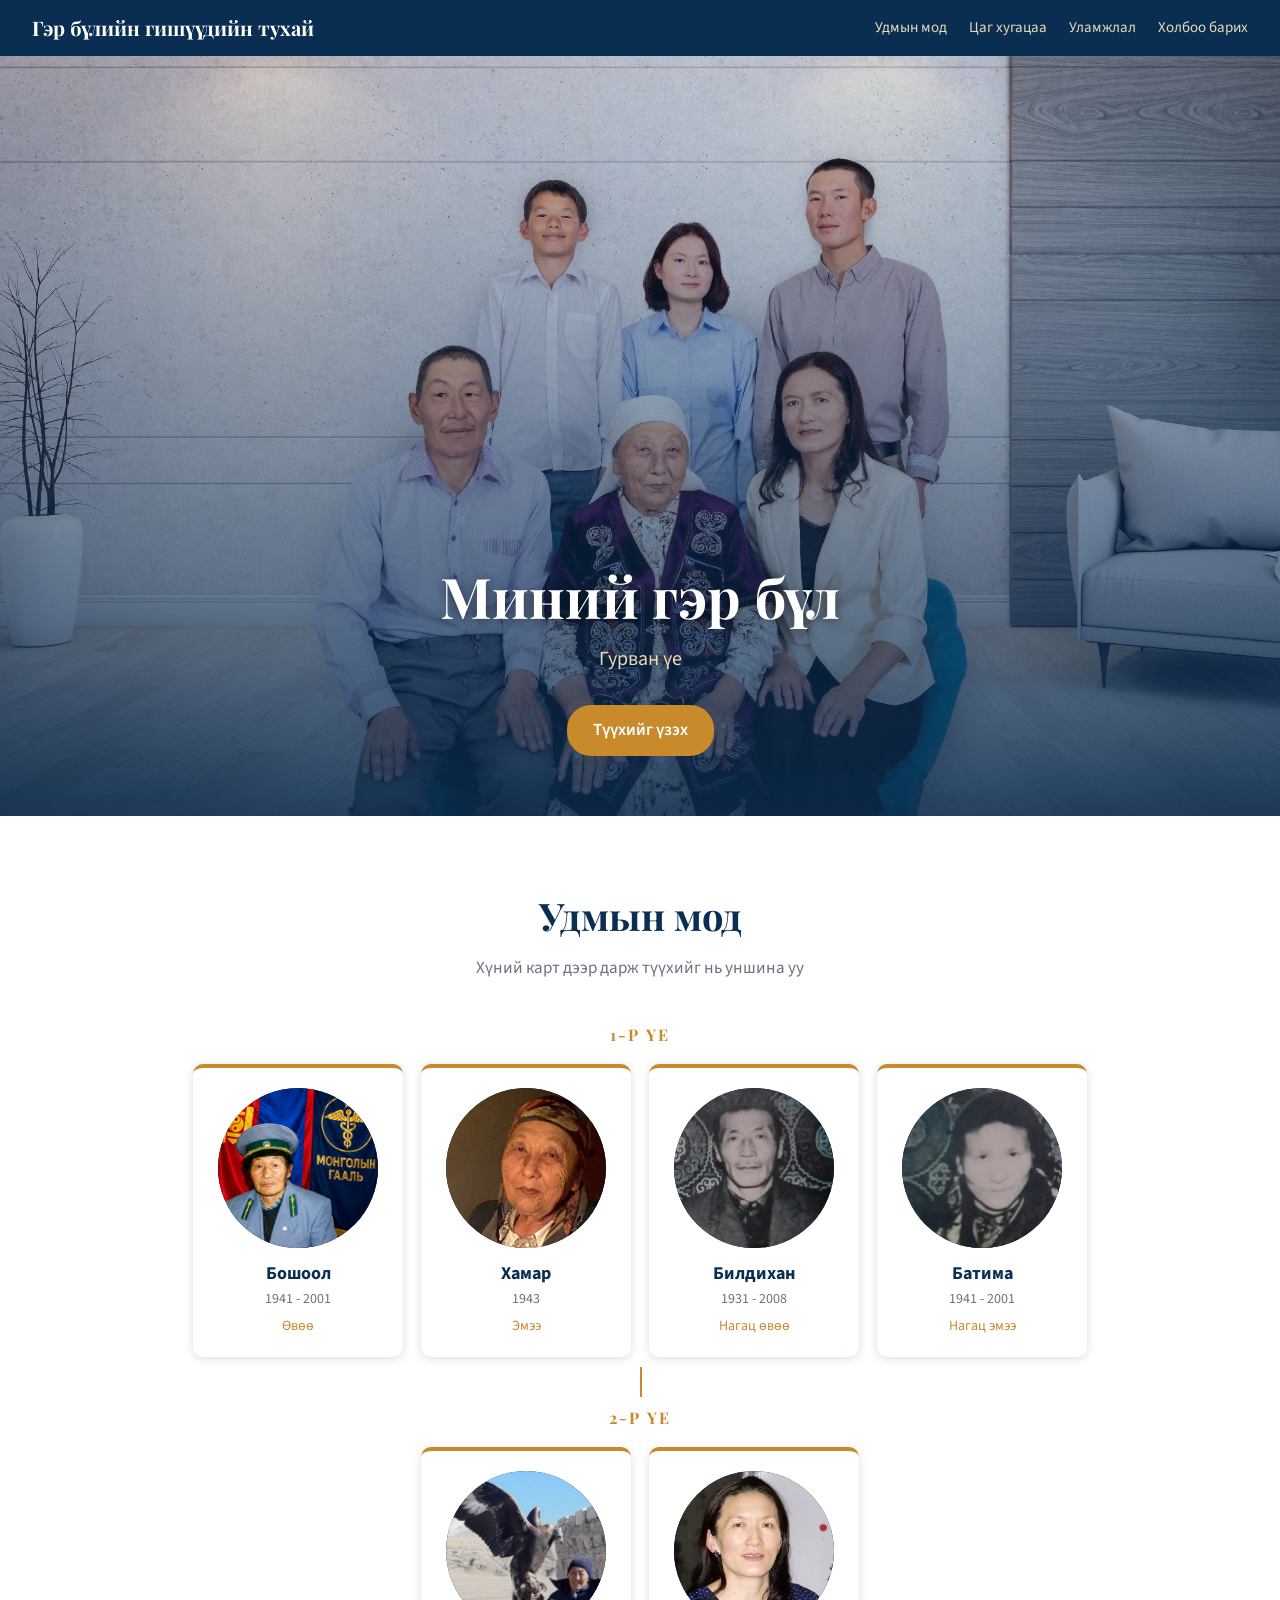
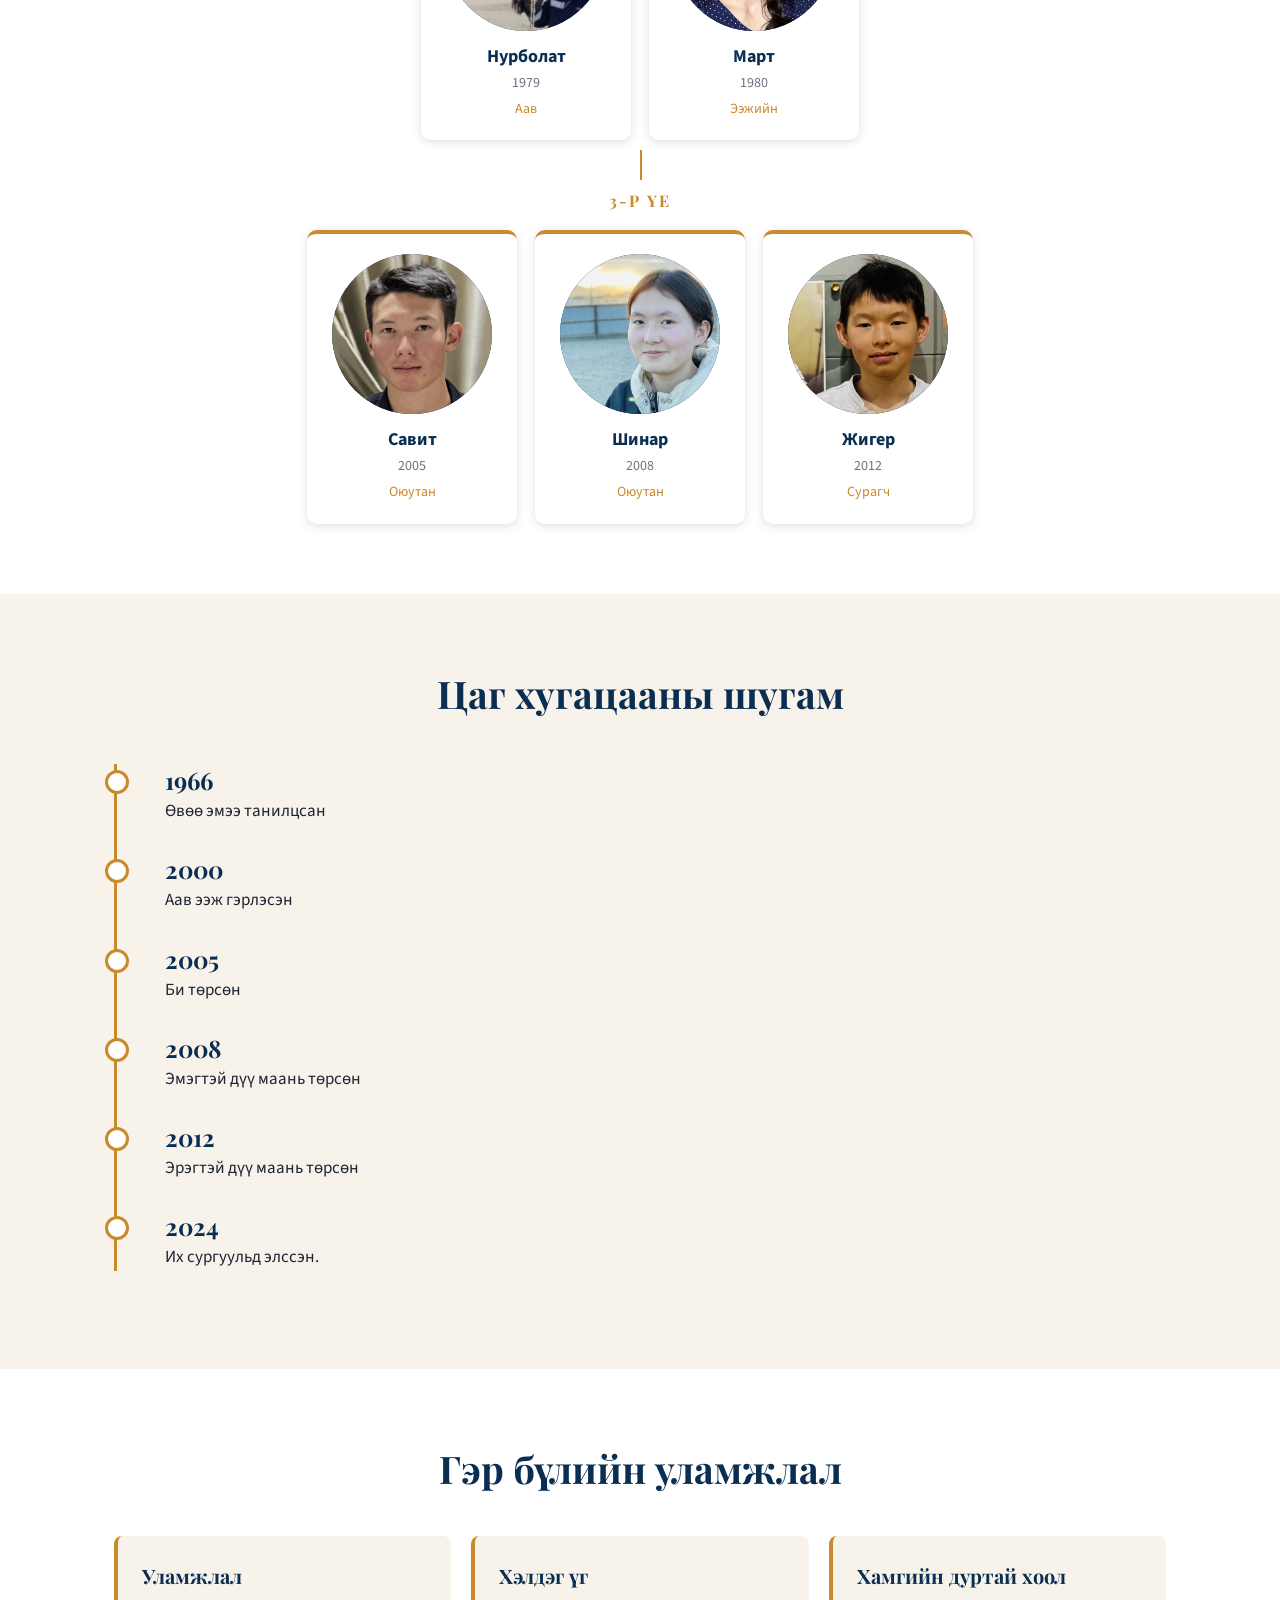
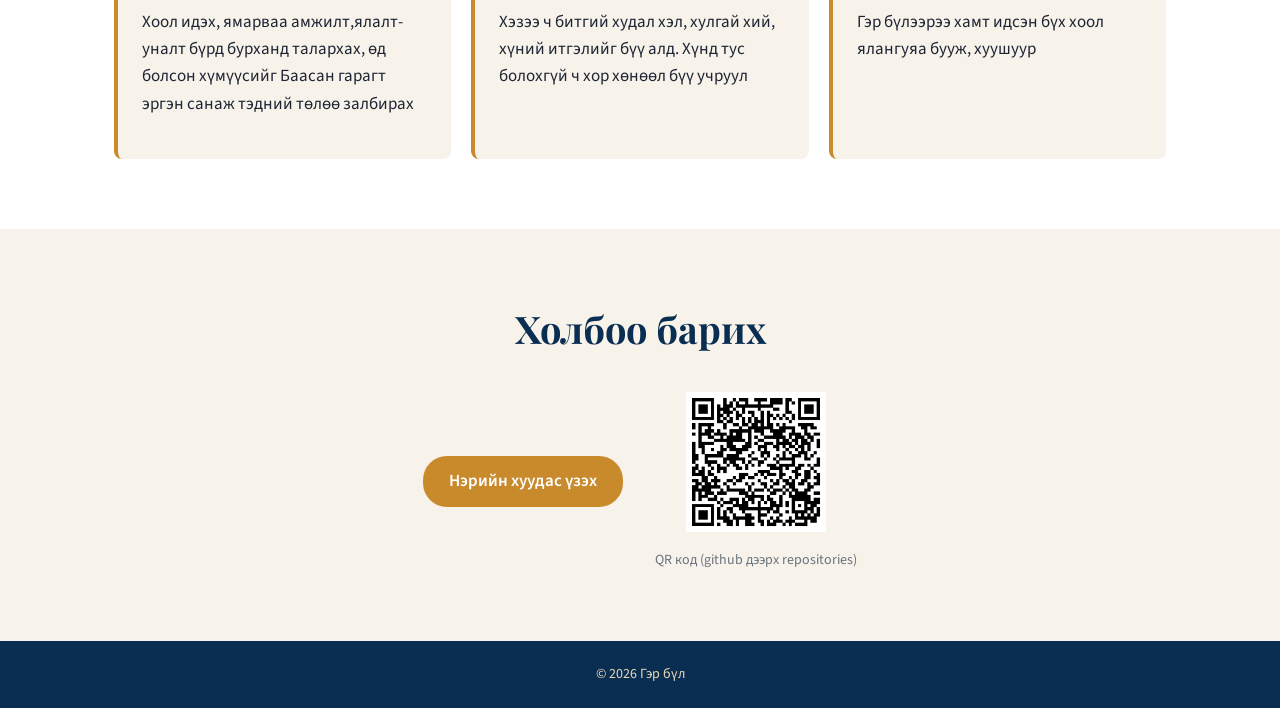
<file: index.html>
<!DOCTYPE html>
<html lang="mn">
<head>
    <meta charset="UTF-8">
    <meta name="viewport" content="width=device-width, initial-scale=1.0">
    <title>Миний гэр бүл</title>
    <link rel="preconnect" href="https://fonts.googleapis.com">
    <link rel="preconnect" href="https://fonts.gstatic.com" crossorigin>
    <link href="https://fonts.googleapis.com/css2?family=Playfair+Display:wght@600;700&family=Source+Sans+3:wght@400;600&display=swap" rel="stylesheet">
    <link rel="stylesheet" href="style.css">
</head>
<body>

    <header class="topbar">
        <a href="#top" class="brand">Гэр бүлийн гишүүдийн тухай</a>
        <nav>
            <a href="#tree">Удмын мод</a>
            <a href="#timeline">Цаг хугацаа</a>
            <a href="#traditions">Уламжлал</a>
            <a href="#contact">Холбоо барих</a>
        </nav>
    </header>

    <section class="hero" id="top">
        <h1>Миний гэр бүл</h1>
        <p>Гурван үе</p>
        <a class="btn" href="#tree">Түүхийг үзэх</a>
    </section>

    <main>
        <section id="tree" class="section">
            <h2>Удмын мод</h2>
            <p class="hint">Хүний карт дээр дарж түүхийг нь уншина уу</p>

            <div class="generation">
                <h3>1-р үе</h3>
                <div class="row">

                    <details class="person">
                        <summary>
                            <img class="avatar" src="images/uvuu.jpg" alt="Uvuu">
                            <strong>Бошоол</strong>
                            <span>1941 - 2001 </span>
                            <em>Өвөө</em>
                        </summary>
                        <p class="story">Миний өвөөг Бошоол гэдэг ба эмээгийн маань ярьж байгаагаар өвөө маань 1941 онд Баян-Өлгий аймгийн Улаанхус сумын Согог багт малчин айлд төрж өссөн хүн юм. Өвөө маань тухайн үеийн 10-жилийг төгсөөд үргэлжүүлэн Улаанбаатар хотын "Багшын техникум"-ыг дүүргэн Завханд 2-3 жил багшилж , дараа нь Байн-Өлгий аймгийн Цагааннуур суманд 2 суманд багшилж байгаад цэрэгт татагдан 1966 оны намар халагдан эмээтэй маань танилцан гэрлээд  базад 10 гаруй жил боловсон хүчин хийж дараа нь одоогоор бидний амьдарч байгаа газар буюу Улаанбайшинтад (Оростой хил газар) 198 оны 3-р сард ирнэ, 10 гаруй жил гаалийн дарга хийн, байцаагч хийж байгаад тэтгэвэрт ч гарч чадаагүй улсад олон жил хүчин зүтгэн намайг төрснөөс өмнө 2001 онд өөд болсон. Өвөөгөө нэр хүндтэй, маш даруу, нөмөр нөөлөгтэй хүн байсныг нь хүндэтгэн санадаг </p>
                    </details>

                    <details class="person">
                        <summary>
                            <img class="avatar" src="images/emee.jpg" alt="emee">
                            <strong>Хамар</strong>
                            <span>1943</span>
                            <em>Эмээ</em>
                        </summary>
                        <p class="story">Миний эмээ 1943 онд Увсын Бөхмөрөн суманд төрж, 1966 онд өвөөтэй маань гэр бүл зохиогоод 1677 оноос эхлэн өлөн гэдэсний цехд ажиллаж байгаад тэтгэвэрт гарсан хүн байгаа юм. Одоогоор бидэнтэй хамт амьдарч, ач зээ нараа асарч, гэрийн минь гол нөмөр нөөлөг болж байна</p>
                    </details>

                    <details class="person">
                        <summary>
                            <img class="avatar" src="images/n.uvuu.jpg" alt="nagats uvuu">
                            <strong>Билдихан</strong>
                            <span>1931 - 2008</span>
                            <em>Нагац өвөө</em>
                        </summary>
                        <p class="story">Нагац өвөө маань  Билдихан гэдэг ба Увс аймгийн Бөхмөрөн суманд 1931 онд Сабайн 5 дахь хүүхэд болж мэндэлсэн юм. Бага насаа мал маллаж ,байшин барьж, тухайн үеийн агент анчинаар он удаан жил ажиллаж 12 хүүдүүд төрүүлж өсгөсөн өнөр өтгөн гэр бүл юм </p>
                    </details>

                    <details class="person">
                        <summary>
                            <img class="avatar" src="images/N.emee.jpg" alt="nagats emee">
                            <strong>Батима</strong>
                            <span>1941 - 2001 </span>
                            <em>Нагац эмээ</em>
                        </summary>
                        <p class="story">Нагац эмээ маань Баян-Өлгий аймгийн Ногооннуур суманд 1941 онд мэндэлсэн ба 12 хүүдүүд төрүүлж өсгөсөн цайлган сэтгэлтэй маш даруухан зантай хүн байжээ</p>
                    </details>

                </div>
            </div>

            <div class="generation">
                <h3>2-р үе</h3>
                <div class="row">

                    <details class="person">
                        <summary>
                            <img class="avatar" src="images/aav.jpg" alt="aav">
                            <strong>Нурболат</strong>
                            <span>1979</span>
                            <em>Аав</em>
                        </summary>
                        <p class="story">Манай аав алсын хараатай маш ажилсаг, хөдөлмөрч хүн. Гэр бүлээ юугаар ч дутаахгүйн төлөө байгаа бүхнээ зориулж, ядарсан ч тэрийгээ харуулдаггүй маш тэвшээр хатуужилттай хүн юм. Тэр бол миний амьдралын хамгийн том баатар. Түүний ачаар би өдий хүрсэн ба надаас ямар нэгэн сайн тал олж харвал гайхах хэрэггүй. Учир нь би аавын хүү</p>
                    </details>

                    <details class="person">
                        <summary>
                            <img class="avatar" src="images/eej.jpg" alt="eej">
                            <strong>Март</strong>
                            <span>1980</span>
                            <em>Ээжийн</em>
                        </summary>
                        <p class="story">Ээж маань маш уужуу сэтгэлтэй, халамжтай бөгөөд гэрийн минь халуун дулаан уур амьсгалыг бүтээгч. Тэр бүх зүйлийг нарийн анзаарч, биднийг ядарсан үед хамгийн түрүүнд анзаарч, дэмждэг. Амьдралын маш олон өвчин зовлон , хатуу гашууныг үзсэн ч хэзээ ч бууж өгч, шантарч байгаагүй. Ээжийн минь надад өгсөн хүмүүжилийн ачаар би эмэгтэй хүнийг яаж хүндэтгэхийг мэддэг</p>
                    </details>

                </div>
            </div>

            <div class="generation">
                <h3>3-р үе</h3>
                <div class="row">

                    <details class="person">
                        <summary>
                            <img class="avatar" src="images/bi.jpg" alt="bi">
                            <strong>Савит</strong>
                            <span>2005</span>
                            <em>Оюутан</em>
                        </summary>
                        <p class="story">Намайг Савит гэдэг. Бусдаас илүү ч үгүй дутуу ч үгүй жирийн нэг том мөрөөдөлтэй залуу гэж өөрийгөө боддог. Ирээдүйд аав, ээж маань бахархах ахан дүүс маань үлгэр дурайлал авахуйц хүн болохыг хүсдэг. Амьдрал гэх зочид буудалд өөрийн гэсэн байр сууриа олон сайхан амьдаран бусдад их тус хүргэхийг хүсдэг </p>
                    </details>
<details class="person">
                        <summary>
                            <img class="avatar" src="images/ata.jpg" alt="emegtei duu">
                            <strong>Шинар</strong>
                            <span>2008</span>
                            <em>Оюутан</em>
                        </summary>
                        <p class="story">Арвайн дунд ганц буудай, 2 хүүгийн дундах ганц охин дүүг маань Шинар гэдэг. Дүү маань цовоо сэргэлэн, гэрт үргэлж баяр баясгалан бэлэглэж байдаг. Тэр өөрийн гэсэн тодорхой үзэл бодолтой, энэрэнгүй бөгөөд жоохон ичимхий зантай. Түүний инээд, эерэг энерги манай гэрийн уур амьсгалыг цаг үргэлж сэргээдэг</p>
                    </details>

                    <details class="person">
                        <summary>
                            <img class="avatar" src="images/jigu.jpg" alt="eregtei duu">
                            <strong>Жигер</strong>
                            <span>2012</span>
                            <em>Сурагч</em>
                        </summary>
                        <p class="story">Манай гэрийн отгон нь, хамгийн эрх нь ч гэсэн цовоо сэргэлэн, эрч хүчээр дүүрэн залууг Жигер гэдэг. Шинэ зүйлийг маш хурдан сурдаг ба бид хоёр хамтдаа байхдаа хэзээ ч уйдахгүй, сонирхолтой цагийг өнгөрүүлдэг. Манай дүү маш creative ба биднийг үргэлж инээлгэдэг </p>
                    </details>

                    

                </div>
            </div>
        </section>

        <section id="timeline" class="section alt">
            <h2>Цаг хугацааны шугам</h2>
            <ol class="timeline">
                <li>
                    <span class="year">1966</span>
                    <p>Өвөө эмээ танилцсан</p>
                </li>
                <li>
                    <span class="year">2000</span>
                    <p>Аав ээж гэрлэсэн</p>
                </li>
                <li>
                    <span class="year">2005</span>
                    <p>Би төрсөн</p>
                </li>
                <li>
                    <span class="year">2008</span>
                    <p>Эмэгтэй дүү маань төрсөн</p>
                </li>
                <li>
                    <span class="year">2012</span>
                    <p>Эрэгтэй дүү маань төрсөн</p>
                </li>
                <li>
                    <span class="year">2024</span>
                    <p>Их сургуульд элссэн.</p>
                </li>
            </ol>
        </section>


        <section id="traditions" class="section">
            <h2>Гэр бүлийн уламжлал</h2>
            <div class="cards">
                <article class="card">
                    <h3>Уламжлал</h3>
                    <p>Хоол идэх, ямарваа амжилт,ялалт-уналт бүрд бурханд талархах, өд болсон хүмүүсийг Баасан гарагт эргэн санаж тэдний төлөө залбирах</p>
                </article>
                <article class="card">
                    <h3>Хэлдэг үг</h3>
                    <p>Хэзээ ч битгий худал хэл, хулгай хий, хүний итгэлийг бүү алд. Хүнд тус болохгүй ч хор хөнөөл бүү учруул</p>
                </article>
                <article class="card">
                    <h3>Хамгийн дуртай хоол</h3>
                    <p>Гэр бүлээрээ хамт идсэн бүх хоол ялангуяа бууж, хуушуур</p>
                </article>
            </div>
        </section>


        <section id="contact" class="section alt">
            <h2>Холбоо барих</h2>
            <div class="contact">
                <a class="btn" href="card.html">Нэрийн хуудас үзэх</a>
                <figure>
                    <img src="images/qr.png" alt="Нэрийн хуудас руу заасан QR код" width="140" height="140">
                    <figcaption>QR код (github дээрх repositories)</figcaption>
                </figure>
            </div>
        </section>

    </main>

    <footer class="footer">
        <p>© 2026 Гэр бүл</p>
    </footer>

</body>
</html>
</file>
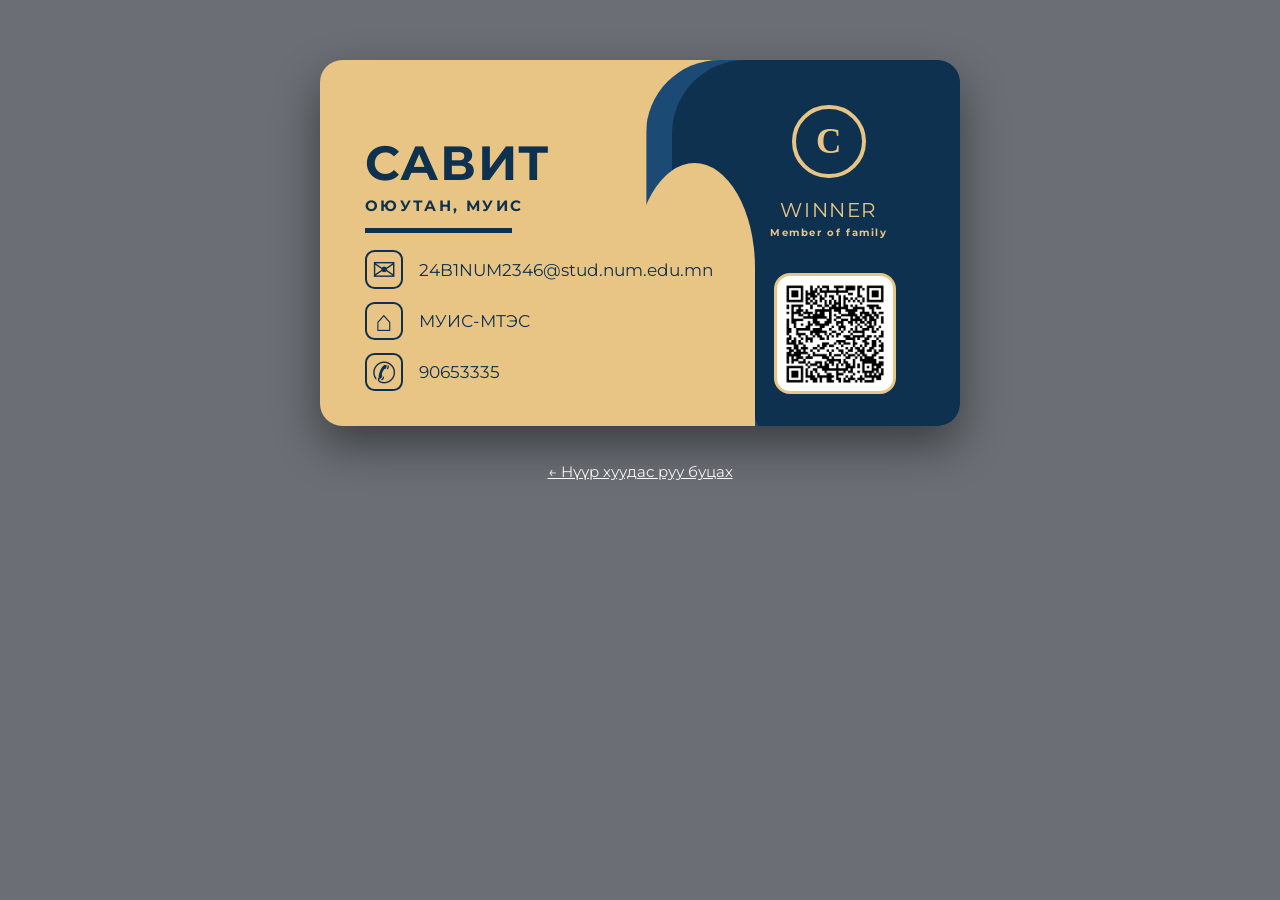
<file: card.html>
<!DOCTYPE html>
<html lang="mn">
<head>
    <meta charset="UTF-8">
    <meta name="viewport" content="width=device-width, initial-scale=1.0">
    <title>Нэрийн хуудас</title>
    <link rel="preconnect" href="https://fonts.googleapis.com">
    <link rel="preconnect" href="https://fonts.gstatic.com" crossorigin>
    <link href="https://fonts.googleapis.com/css2?family=Montserrat:wght@300;400;700&display=swap" rel="stylesheet">
    <link rel="stylesheet" href="card.css">
</head>
<body>

    <div class="card">

        <div class="navy-back"></div>
        <div class="navy"></div>
        <div class="bump"></div>

        <div class="left">
            <div class="name">САВИТ</div>
            <div class="role">ОЮУТАН, МУИС</div>
            <div class="name-line"></div>
        </div>

        <ul class="contacts">
            <li><i>&#9993;</i>24B1NUM2346@stud.num.edu.mn</li>
            <li><i>&#8962;</i>МУИС-МТЭС</li>
            <li><i>&#9990;</i>90653335</li>
        </ul>

        <div class="right">
            <div class="emblem">С</div>
            <div class="company">WINNER</div>
            <div class="tag">Member of family</div>
        </div>

        <div class="qr-wrap">
            <div class="qr"><img src="images/qr.png" alt="QR код"></div>
        </div>

    </div>

    <p class="back-link"><a href="index.html">&larr; Нүүр хуудас руу буцах</a></p>

</body>
</html>
</file>
<file: style.css>
:root {
    --navy: #0a2e52;
    --gold: #c98a2c;
    --cream: #f7f3ea;
    --ink: #1d2433;
}

* { box-sizing: border-box; }

html { scroll-behavior: smooth; }

body {
    margin: 0;
    font-family: 'Source Sans 3', Arial, sans-serif;
    font-size: 17px;
    line-height: 1.6;
    color: var(--ink);
    background: #fff;
}

h1, h2, h3 { font-family: 'Playfair Display', Georgia, serif; margin: 0; }
a { color: var(--navy); }



.topbar {
    position: sticky;
    top: 0;
    z-index: 5;
    display: flex;
    justify-content: space-between;
    align-items: center;
    flex-wrap: wrap;
    gap: 8px 24px;
    padding: 12px 32px;
    background: var(--navy);
}

.brand {
    color: #fff;
    font-family: 'Playfair Display', Georgia, serif;
    font-size: 20px;
    font-weight: 700;
    text-decoration: none;
}

.topbar nav { display: flex; flex-wrap: wrap; gap: 8px 22px; }
.topbar nav a { color: #e8d9b8; font-size: 15px; text-decoration: none; }
.topbar nav a:hover { color: #fff; }


.hero {
    min-height: 760px;
    display: flex;
    flex-direction: column;
    justify-content: flex-end;
    align-items: center;
    padding: 60px 24px;
    text-align: center;
    color: #fff;
    background:
        linear-gradient(rgba(10, 46, 82, .15), rgba(10, 46, 82, .8)),
        url("images/gerbul.jpg") center 50% / cover no-repeat;
}

.hero h1 {
    font-size: 56px;
    line-height: 1.15;
    text-shadow: 0 2px 12px rgba(0, 0, 0, .5);
}
.hero p { margin: 14px 0 30px; color: #e8d9b8; font-size: 20px; }

.btn {
    display: inline-block;
    padding: 12px 26px;
    border-radius: 24px;
    background: var(--gold);
    color: #fff;
    font-weight: 600;
    text-decoration: none;
}

.btn:hover { background: #b07720; }



.section { padding: 70px 24px; max-width: 1100px; margin: 0 auto; }
.section.alt { max-width: none; background: var(--cream); }
.section.alt > * { max-width: 1052px; margin-left: auto; margin-right: auto; }

.section h2 { margin-bottom: 8px; font-size: 38px; color: var(--navy); text-align: center; }
.hint { margin: 0 0 40px; text-align: center; color: #6b7280; }



.generation { position: relative; text-align: center; }
.generation + .generation { margin-top: 48px; }

.generation + .generation::before {
    content: "";
    position: absolute;
    top: -38px;
    left: 50%;
    width: 2px;
    height: 30px;
    background: var(--gold);
}

.generation h3 { margin-bottom: 16px; font-size: 16px; letter-spacing: 2px; text-transform: uppercase; color: var(--gold); }

.row { display: flex; flex-wrap: wrap; justify-content: center; align-items: flex-start; gap: 18px; }

.person {
    width: 210px;
    padding: 20px 14px;
    border-top: 4px solid var(--gold);
    border-radius: 10px;
    background: #fff;
    box-shadow: 0 2px 10px rgba(10, 46, 82, .15);
    text-align: center;
    transition: transform .2s, box-shadow .2s;
}

.person summary {
    display: flex;
    flex-direction: column;
    align-items: center;
    list-style: none;
    cursor: pointer;
}

.person summary::-webkit-details-marker { display: none; }

.story {
    margin: 14px 0 0;
    padding-top: 12px;
    border-top: 1px solid #e5e7eb;
    font-size: 15px;
    text-align: left;
}

.person:hover { transform: translateY(-5px); box-shadow: 0 8px 20px rgba(10, 46, 82, .25); }

.avatar {
    display: flex;
    align-items: center;
    justify-content: center;
    width: 160px;
    max-width: 100%;
    height: auto;
    aspect-ratio: 1 / 1;
    margin-bottom: 12px;
    border-radius: 50%;
    background: var(--navy);
    color: #e8d9b8;
    font: 700 56px 'Playfair Display', Georgia, serif;
    object-fit: cover;
    object-position: center top;
}

.person strong { font-size: 18px; color: var(--navy); }
.person span { font-size: 14px; color: #6b7280; }
.person em { margin-top: 4px; font-size: 14px; color: var(--gold); font-style: normal; }



.timeline { margin: 40px auto 0; padding: 0 0 0 24px; list-style: none; border-left: 3px solid var(--gold); }
.timeline li { position: relative; margin-bottom: 28px; padding-left: 24px; }

.timeline li::before {
    content: "";
    position: absolute;
    left: -36px;
    top: 6px;
    width: 18px;
    height: 18px;
    border: 3px solid var(--gold);
    border-radius: 50%;
    background: #fff;
}

.year { display: block; font: 700 24px 'Playfair Display', Georgia, serif; color: var(--navy); }
.timeline p { margin: 2px 0 0; }



.cards { display: flex; flex-wrap: wrap; gap: 20px; margin-top: 36px; }

.card {
    flex: 1 1 260px;
    padding: 24px;
    border-left: 4px solid var(--gold);
    border-radius: 8px;
    background: var(--cream);
}

.card h3 { margin-bottom: 8px; color: var(--navy); }

.contact { display: flex; flex-wrap: wrap; justify-content: center; align-items: center; gap: 32px; margin-top: 32px; text-align: center; }
.contact figure { margin: 0; }
.contact figcaption { margin-top: 8px; font-size: 14px; color: #6b7280; }

.footer { padding: 22px; text-align: center; background: var(--navy); color: #e8d9b8; font-size: 14px; }
.footer p { margin: 0; }



@media (max-width: 768px) {
    .topbar { padding: 10px 18px; justify-content: center; }
    .hero { padding: 70px 20px; }
    .hero h1 { font-size: 38px; }
    .hero p { font-size: 17px; }
    .section { padding: 48px 18px; }
    .section h2 { font-size: 30px; }
    .person { width: calc(50% - 9px); }
}

@media (max-width: 480px) {
    .person { width: 100%; }
    .timeline { padding-left: 18px; }
}
</file>
<file: card.css>
:root {
    --tan: #e8c585;
    --navy: #0f3150;
    --navy-light: #1b4a75;
}

* { box-sizing: border-box; }

body {
    margin: 0;
    padding: 60px 16px;
    font-family: 'Montserrat', Arial, sans-serif;
    background: #6b6f75;
}

.card {
    position: relative;
    width: 400px;
    height: 229px;
    margin: 0 auto;
    overflow: hidden;
    border-radius: 14px;
    background: var(--tan);
    box-shadow: 0 12px 28px rgba(0, 0, 0, .45);
}



.navy-back,
.navy {
    position: absolute;
    top: 0;
    bottom: 0;
    right: 0;
    border-radius: 46px 0 0 0;
    clip-path: polygon(0 0, 100% 0, 100% 100%, 30% 100%, 0 45%);
}

.navy-back { left: 51%; background: var(--navy-light); }
.navy      { left: 55%; background: var(--navy); }

/* доод талын тан өнгийн товгор хэсэг */
.bump {
    position: absolute;
    left: 49%;
    bottom: 0;
    width: 19%;
    height: 72%;
    background: var(--tan);
    border-radius: 50% 50% 0 0 / 40% 40% 0 0;
}


.left {
    position: absolute;
    left: 28px;
    top: 48px;
}

.name {
    font-size: 30px;
    font-weight: 700;
    letter-spacing: 1px;
    line-height: 1.1;
    color: var(--navy);
}

.role {
    margin-top: 4px;
    font-size: 9.5px;
    font-weight: 700;
    letter-spacing: 1.5px;
    color: var(--navy);
}

.name-line {
    width: 92px;
    height: 3px;
    margin-top: 8px;
    background: var(--navy);
}

.contacts {
    position: absolute;
    left: 28px;
    bottom: 22px;
    margin: 0;
    padding: 0;
    list-style: none;
}

.contacts li {
    display: flex;
    align-items: center;
    gap: 10px;
    margin-top: 8px;
    font-size: 10.5px;
    font-weight: 400;
    color: var(--navy);
}

.contacts i {
    display: flex;
    align-items: center;
    justify-content: center;
    width: 24px;
    height: 24px;
    border: 1.5px solid var(--navy);
    border-radius: 6px;
    font-size: 18px;
    font-style: normal;
}


.right {
    position: absolute;
    left: 55%;
    right: 0;
    top: 28px;
    display: flex;
    flex-direction: column;
    align-items: center;
    padding: 0 8px 0 24px;
    text-align: center;
}

.emblem {
    display: flex;
    align-items: center;
    justify-content: center;
    width: 46px;
    height: 46px;
    border: 3px solid var(--tan);
    border-radius: 50%;
    color: var(--tan);
    font: 700 22px Georgia, serif;
}

.company {
    margin-top: 12px;
    font-size: 12.5px;
    font-weight: 400;
    letter-spacing: 1px;
    color: var(--tan);
}

.tag {
    margin-top: 3px;
    font-size: 6.5px;
    font-weight: 700;
    letter-spacing: 1px;
    color: var(--tan);
}

.qr-wrap {
    position: absolute;
    left: 55%;
    right: 0;
    bottom: 20px;
    display: flex;
    justify-content: center;
    padding-left: 24px;
}

.qr {
    width: 76px;
    height: 76px;
    padding: 3px;
    border: 2px solid var(--tan);
    border-radius: 10px;
    background: #fff;
}

.qr img { display: block; width: 100%; height: 100%; object-fit: contain; }



.back-link { margin: 36px 0 0; text-align: center; }
.back-link a { color: #fff; font-size: 15px; }



.card { zoom: 1.6; }

/* таблет */
@media (max-width: 800px) {
    .card { zoom: 1.1; }
}

/* утас */
@media (max-width: 440px) {
    .card { zoom: .8; }
}
</file>
